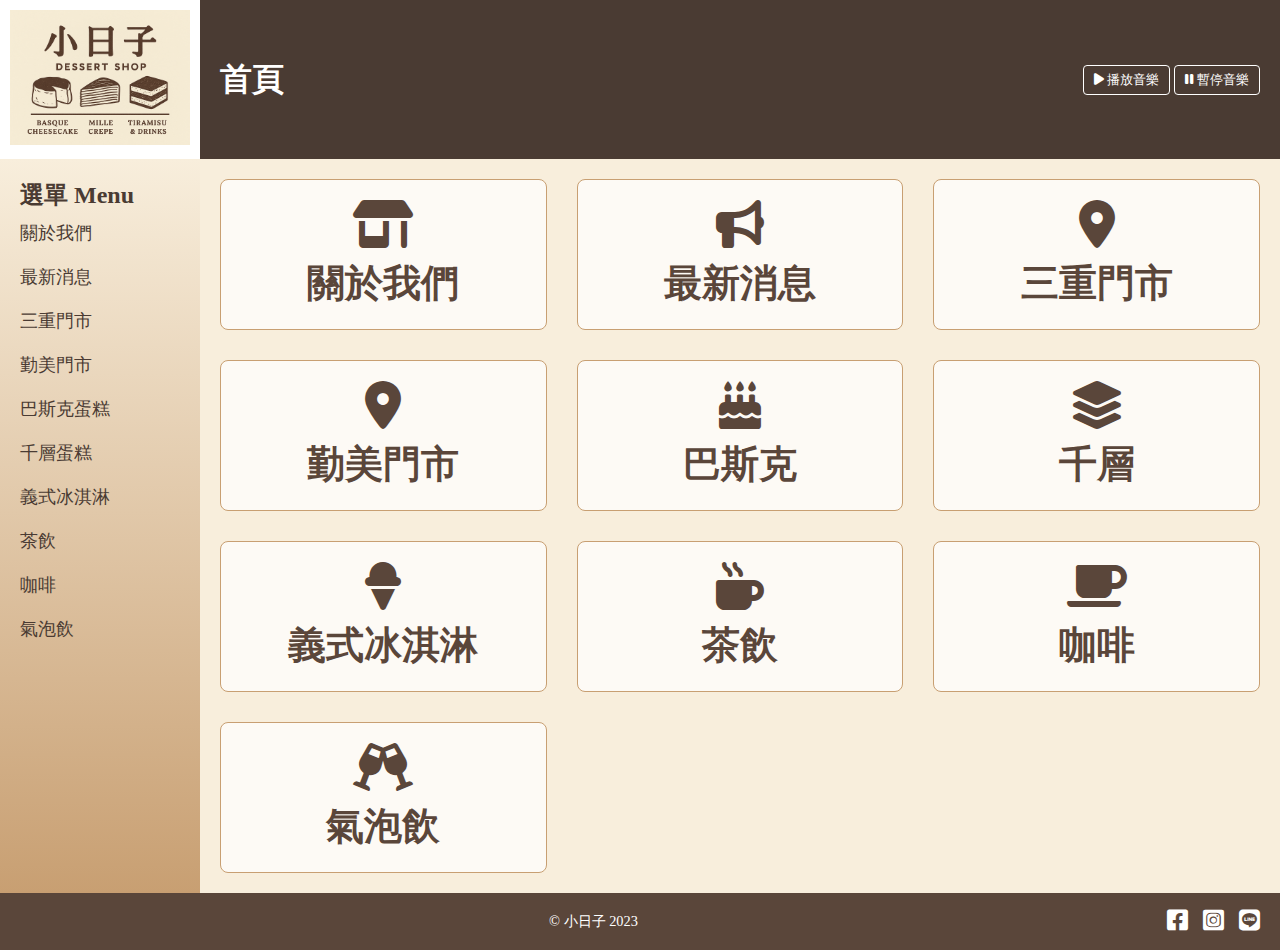
<file: index.html>
<!DOCTYPE html>
<html lang="zh-Hant">
<head>
    <meta charset="UTF-8">
    <meta name="viewport" content="width=device-width, initial-scale=1.0">
    <title>首頁 - 小日子</title>
    <link rel="stylesheet" href="style2.css">
    <link rel="stylesheet" href="https://cdnjs.cloudflare.com/ajax/libs/font-awesome/6.0.0-beta3/css/all.min.css">
</head>
<body>
    <div class="page-container" id="page-container">
        <div class="logo">
            <a href="index.html">
                <img src="media/Logo.jpg" alt="小日子 Logo">
            </a>
        </div>

        <header class="header">
            <h3 class="H3-text">首頁</h3>
            <div class="header-tools">
                <div class="music-player">
                    <audio id="web-music" src="music/webmusic.mp3" loop></audio>
                    <button onclick="document.getElementById('web-music').play()">
                        <i class="fas fa-play"></i> 播放音樂
                    </button>
                    <button onclick="document.getElementById('web-music').pause()">
                        <i class="fas fa-pause"></i> 暫停音樂
                    </button>
                </div>
            </div>
        </header>

        <aside class="aside">
            <div class="aside-content">
                <h2 class="H2-text aside-menu-title" id="aside-menu-title">選單 Menu</h2>
                <nav class="aside-menu">
                    <ul>
                        <li><a href="begin.html">關於我們</a></li>
                        <li><a href="news.html">最新消息</a></li>
                        <li><a href="Sanchongin.html">三重門市</a></li>
                        <li><a href="Qinmei.html">勤美門市</a></li>
                        <li><a href="Basque.html">巴斯克蛋糕</a></li>
                        <li><a href="Mille Crepe.html">千層蛋糕</a></li>
                        <li><a href="Gelato.html">義式冰淇淋</a></li>
                        <li><a href="Tea.html">茶飲</a></li>
                        <li><a href="coffee.html">咖啡</a></li>
                        <li><a href="Sparkling.html">氣泡飲</a></li>
                    </ul>
                </nav>
            </div>
        </aside>

        <main class="main main-index">
            <section class="index-grid">
                <div class="index-item">
                    <a href="begin.html">
                        <i class="fas fa-store-alt"></i>
                        <h5 class="H5-1-text">關於我們</h5>
                    </a>
                </div>
                <div class="index-item">
                    <a href="news.html">
                        <i class="fas fa-bullhorn"></i>
                        <h5 class="H5-1-text">最新消息</h5>
                    </a>
                </div>
                <div class="index-item">
                    <a href="Sanchongin.html">
                        <i class="fas fa-map-marker-alt"></i>
                        <h5 class="H5-1-text">三重門市</h5>
                    </a>
                </div>
                <div class="index-item">
                    <a href="Qinmei.html">
                        <i class="fas fa-map-marker-alt"></i>
                        <h5 class="H5-1-text">勤美門市</h5>
                    </a>
                </div>
                <div class="index-item">
                    <a href="Basque.html">
                        <i class="fas fa-cake-candles"></i>
                        <h5 class="H5-1-text">巴斯克</h5>
                    </a>
                </div>
                <div class="index-item">
                    <a href="Mille Crepe.html">
                        <i class="fas fa-layer-group"></i>
                        <h5 class="H5-1-text">千層</h5>
                    </a>
                </div>
                <div class="index-item">
                    <a href="Gelato.html">
                        <i class="fas fa-ice-cream"></i>
                        <h5 class="H5-1-text">義式冰淇淋</h5>
                    </a>
                </div>
                <div class="index-item">
                    <a href="Tea.html">
                        <i class="fas fa-mug-hot"></i>
                        <h5 class="H5-1-text">茶飲</h5>
                    </a>
                </div>
                <div class="index-item">
                    <a href="coffee.html">
                        <i class="fas fa-coffee"></i>
                        <h5 class="H5-1-text">咖啡</h5>
                    </a>
                </div>
                <div class="index-item">
                    <a href="Sparkling.html">
                        <i class="fas fa-glass-cheers"></i>
                        <h5 class="H5-1-text">氣泡飲</h5>
                    </a>
                </div>
            </section>
        </main>

        <footer class="footer">
            <div class="copyright">© 小日子 2023</div>
            <div class="social-links">
                <a href="https://www.facebook.com" target="_blank" title="Facebook">
                    <i class="fab fa-facebook-square"></i>
                </a>
                <a href="https://www.instagram.com" target="_blank" title="Instagram">
                    <i class="fab fa-instagram-square"></i>
                </a>
                <a href="https://line.me" target="_blank" title="Line">
                    <i class="fab fa-line"></i>
                </a>
            </div>
        </footer>
    </div>
<script>
    document.addEventListener('DOMContentLoaded', () => {
        // --- 1. Collapse/Expand Toggle (for Main Content) ---
        const toggles = document.querySelectorAll('.collapse-toggle');

        toggles.forEach(toggle => {
            // 找到緊跟在 toggle 後面的可收合內容區塊
            const content = toggle.nextElementSibling;
            
            toggle.addEventListener('click', () => {
                // 切換收合內容的 'collapsed' 類別
                content.classList.toggle('collapsed');
            });
        });

        // --- 2. Aside Menu Toggle (Aside 選單收合功能) ---
        const asideTitle = document.getElementById('aside-menu-title');
        const pageContainer = document.getElementById('page-container');

        if (asideTitle && pageContainer) {
            // 確認游標樣式
            asideTitle.style.cursor = 'pointer'; 
            
            asideTitle.addEventListener('click', () => {
                // 核心收合邏輯
                pageContainer.classList.toggle('aside-collapsed');
            });
        }
    });
</script>
</body>
</html>
</file>
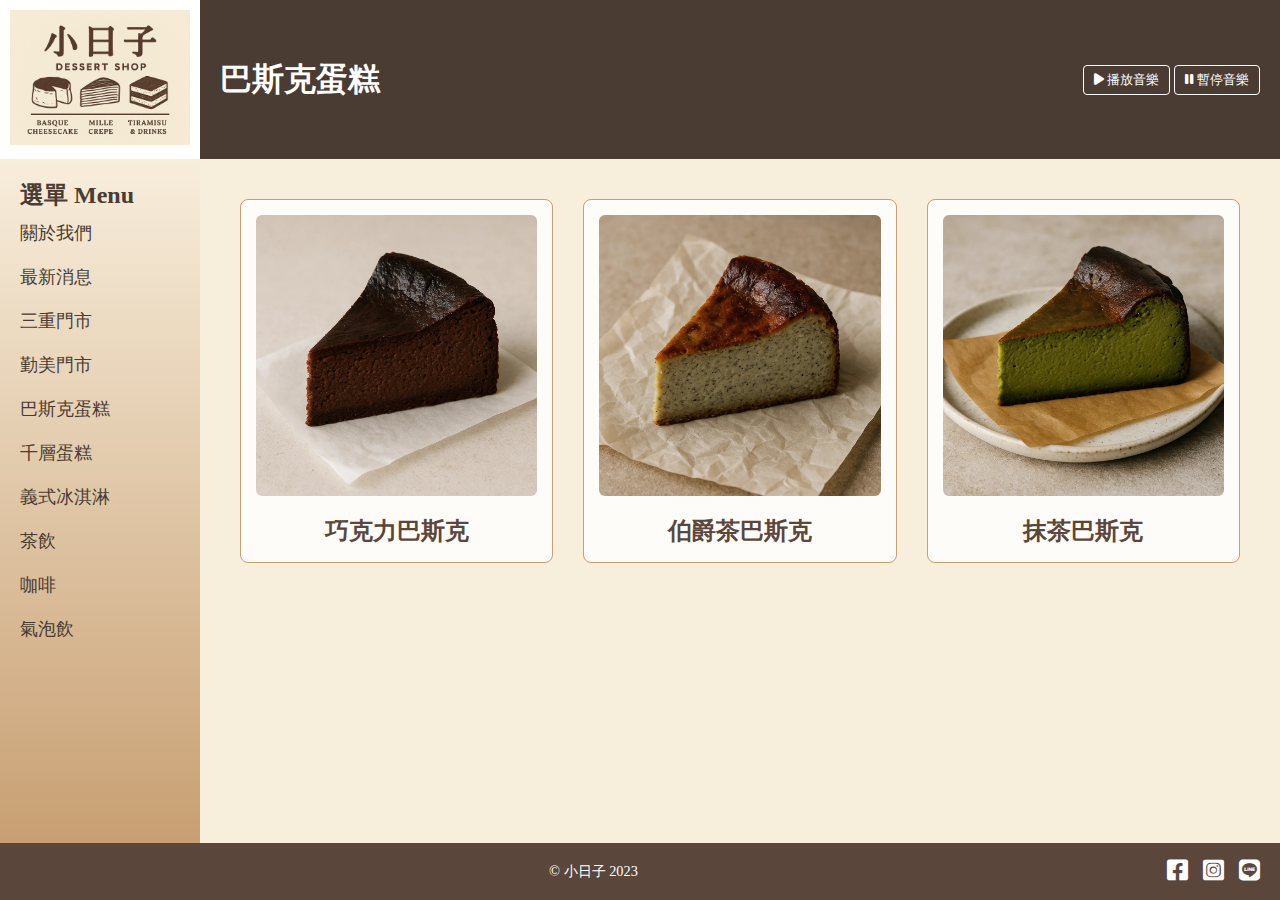
<file: Basque.html>
<!DOCTYPE html>
<html lang="zh-Hant">
<head>
    <meta charset="UTF-8">
    <meta name="viewport" content="width=device-width, initial-scale=1.0">
    <title>巴斯克蛋糕 - 小日子</title>
    <link rel="stylesheet" href="style2.css">
    <link rel="stylesheet" href="https://cdnjs.cloudflare.com/ajax/libs/font-awesome/6.0.0-beta3/css/all.min.css">
</head>
<body>
    <div class="page-container" id="page-container">
        <div class="logo">
            <a href="index.html">
                <img src="media/Logo.jpg" alt="小日子 Logo">
            </a>
        </div>

        <header class="header">
            <h3 class="H3-text">巴斯克蛋糕</h3>
            <div class="header-tools">
                <div class="music-player">
                    <audio id="web-music" src="music/webmusic.mp3" loop></audio>
                    <button onclick="document.getElementById('web-music').play()">
                        <i class="fas fa-play"></i> 播放音樂
                    </button>
                    <button onclick="document.getElementById('web-music').pause()">
                        <i class="fas fa-pause"></i> 暫停音樂
                    </button>
                </div>
            </div>
        </header>

        <aside class="aside">
            <div class="aside-content">
                <h2 class="H2-text aside-menu-title" id="aside-menu-title">選單 Menu</h2>
                <nav class="aside-menu">
                    <ul>
                        <li><a href="begin.html">關於我們</a></li>
                        <li><a href="news.html">最新消息</a></li>
                        <li><a href="Sanchongin.html">三重門市</a></li>
                        <li><a href="Qinmei.html">勤美門市</a></li>
                        <li><a href="Basque.html">巴斯克蛋糕</a></li>
                        <li><a href="Mille Crepe.html">千層蛋糕</a></li>
                        <li><a href="Gelato.html">義式冰淇淋</a></li>
                        <li><a href="Tea.html">茶飲</a></li>
                        <li><a href="coffee.html">咖啡</a></li>
                        <li><a href="Sparkling.html">氣泡飲</a></li>
                    </ul>
                </nav>
            </div>
        </aside>

        <main class="main">
            <div class="product-grid">
                
                <div class="product-item">
                    <img src="media/ChocolateBasque.jpg" alt="巧克力巴斯克">
                    <h5 class="H5-1-text">巧克力巴斯克</h5>
                </div>

                <div class="product-item">
                    <img src="media/EaelGreyBasque.jpg" alt="伯爵茶巴斯克">
                    <h5 class="H5-1-text">伯爵茶巴斯克</h5>
                </div>

                <div class="product-item">
                    <img src="media/MatchaBasque.jpg" alt="抹茶巴斯克">
                    <h5 class="H5-1-text">抹茶巴斯克</h5>
                </div>

            </div>
        </main>

        <footer class="footer">
            <div class="copyright">© 小日子 2023</div>
            <div class="social-links">
                <a href="https://www.facebook.com" target="_blank" title="Facebook">
                    <i class="fab fa-facebook-square"></i>
                </a>
                <a href="https://www.instagram.com" target="_blank" title="Instagram">
                    <i class="fab fa-instagram-square"></i>
                </a>
                <a href="https://line.me" target="_blank" title="Line">
                    <i class="fab fa-line"></i>
                </a>
            </div>
        </footer>
    </div>
<script>
    document.addEventListener('DOMContentLoaded', () => {
        // --- 1. Collapse/Expand Toggle (可收合內容的開關，如果您頁面有用到) ---
        const toggles = document.querySelectorAll('.collapse-toggle');

        toggles.forEach(toggle => {
            const content = toggle.nextElementSibling;
            
            toggle.addEventListener('click', () => {
                content.classList.toggle('collapsed');
            });
        });

        // --- 2. Aside Menu Toggle (側邊欄收合的關鍵程式碼) ---
        const asideTitle = document.getElementById('aside-menu-title');
        const pageContainer = document.getElementById('page-container');

        // 確保元素存在才執行監聽
        if (asideTitle && pageContainer) {
            asideTitle.style.cursor = 'pointer'; 
            
            asideTitle.addEventListener('click', () => {
                // 點擊時切換 aside-collapsed 類別
                pageContainer.classList.toggle('aside-collapsed');
            });
        }
    });
</script>
</body>
</html>
</file>
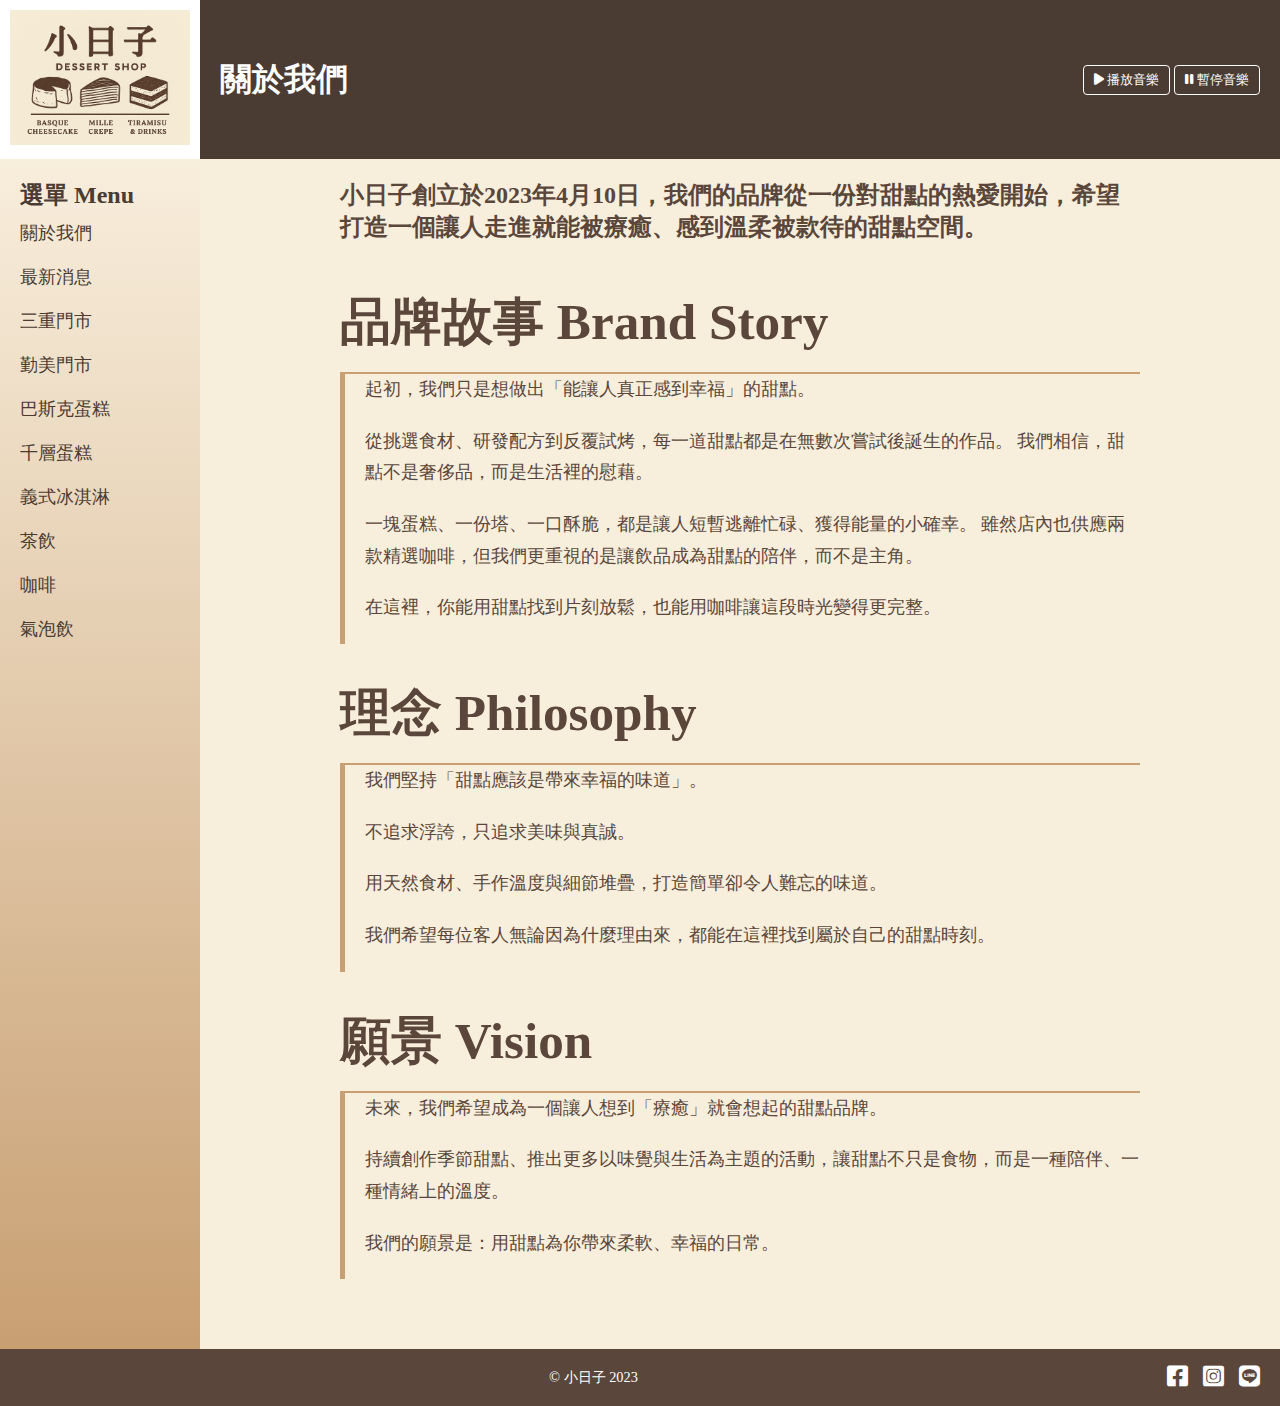
<file: begin.html>
<!DOCTYPE html>
<html lang="zh-Hant">
<head>
    <meta charset="UTF-8">
    <meta name="viewport" content="width=device-width, initial-scale=1.0">
    <title>關於我們 - 小日子</title>
    <link rel="stylesheet" href="style2.css">
    <link rel="stylesheet" href="https://cdnjs.cloudflare.com/ajax/libs/font-awesome/6.0.0-beta3/css/all.min.css">
</head>
<body>
    <div class="page-container" id="page-container">
        <div class="logo">
            <a href="index.html">
                <img src="media/Logo.jpg" alt="小日子 Logo">
            </a>
        </div>

        <header class="header">
            <h3 class="H3-text">關於我們</h3>
            <div class="header-tools">
                <div class="music-player">
                    <audio id="web-music" src="music/webmusic.mp3" loop></audio>
                    <button onclick="document.getElementById('web-music').play()">
                        <i class="fas fa-play"></i> 播放音樂
                    </button>
                    <button onclick="document.getElementById('web-music').pause()">
                        <i class="fas fa-pause"></i> 暫停音樂
                    </button>
                </div>
            </div>
        </header>

        <aside class="aside">
            <div class="aside-content">
                <h2 class="H2-text aside-menu-title" id="aside-menu-title">選單 Menu</h2>
                <nav class="aside-menu">
                    <ul>
                        <li><a href="begin.html">關於我們</a></li>
                        <li><a href="news.html">最新消息</a></li>
                        <li><a href="Sanchongin.html">三重門市</a></li>
                        <li><a href="Qinmei.html">勤美門市</a></li>
                        <li><a href="Basque.html">巴斯克蛋糕</a></li>
                        <li><a href="Mille Crepe.html">千層蛋糕</a></li>
                        <li><a href="Gelato.html">義式冰淇淋</a></li>
                        <li><a href="Tea.html">茶飲</a></li>
                        <li><a href="coffee.html">咖啡</a></li>
                        <li><a href="Sparkling.html">氣泡飲</a></li>
                    </ul>
                </nav>
            </div>
        </aside>

        <main class="main">
            <div class="about-content">
                <h5 class="H5-1-text intro">
                    小日子創立於2023年4月10日，我們的品牌從一份對甜點的熱愛開始，希望打造一個讓人走進就能被療癒、感到溫柔被款待的甜點空間。
                </h5>
                
                <h5 class="H5-2-text collapse-toggle">品牌故事 Brand Story</h5>
                <div class="collapsible-content">
                    <p>
                        起初，我們只是想做出「能讓人真正感到幸福」的甜點。
                    </p>
                    <p>
                        從挑選食材、研發配方到反覆試烤，每一道甜點都是在無數次嘗試後誕生的作品。 我們相信，甜點不是奢侈品，而是生活裡的慰藉。
                    </p>
                    <p>
                        一塊蛋糕、一份塔、一口酥脆，都是讓人短暫逃離忙碌、獲得能量的小確幸。 雖然店內也供應兩款精選咖啡，但我們更重視的是讓飲品成為甜點的陪伴，而不是主角。
                    </p>
                    <p>
                        在這裡，你能用甜點找到片刻放鬆，也能用咖啡讓這段時光變得更完整。
                    </p>
                </div>

                <h5 class="H5-2-text collapse-toggle">理念 Philosophy</h5>
                <div class="collapsible-content">
                    <p>
                        我們堅持「甜點應該是帶來幸福的味道」。
                    </p>
                    <p>
                        不追求浮誇，只追求美味與真誠。
                    </p>
                    <p>
                        用天然食材、手作溫度與細節堆疊，打造簡單卻令人難忘的味道。
                    </p>
                    <p>
                        我們希望每位客人無論因為什麼理由來，都能在這裡找到屬於自己的甜點時刻。
                    </p>
                </div>

                <h5 class="H5-2-text collapse-toggle">願景 Vision</h5>
                <div class="collapsible-content">
                    <p>
                        未來，我們希望成為一個讓人想到「療癒」就會想起的甜點品牌。
                    </p>
                    <p>
                        持續創作季節甜點、推出更多以味覺與生活為主題的活動，讓甜點不只是食物，而是一種陪伴、一種情緒上的溫度。
                    </p>
                    <p>
                        我們的願景是：用甜點為你帶來柔軟、幸福的日常。
                    </p>
                </div>
            </div>
        </main>

        <footer class="footer">
            <div class="copyright">© 小日子 2023</div>
            <div class="social-links">
                <a href="https://www.facebook.com" target="_blank" title="Facebook">
                    <i class="fab fa-facebook-square"></i>
                </a>
                <a href="https://www.instagram.com" target="_blank" title="Instagram">
                    <i class="fab fa-instagram-square"></i>
                </a>
                <a href="https://line.me" target="_blank" title="Line">
                    <i class="fab fa-line"></i>
                </a>
            </div>
        </footer>
    </div>
    <script>
    document.addEventListener('DOMContentLoaded', () => {
        // --- 1. Collapse/Expand Toggle (for Main Content: 關於我們, 最新消息) ---
        const toggles = document.querySelectorAll('.collapse-toggle');

        toggles.forEach(toggle => {
            const content = toggle.nextElementSibling;
            
            // 由於 CSS 預設是展開，這裡不再需要 content.classList.add('collapsed');
            
            toggle.addEventListener('click', () => {
                // 核心邏輯：切換 collapsed 類別
                content.classList.toggle('collapsed');
            });
        });

        // --- 2. Aside Menu Toggle (Aside 選單收合功能) ---
        const asideTitle = document.getElementById('aside-menu-title');
        const pageContainer = document.getElementById('page-container');

        if (asideTitle && pageContainer) {
            asideTitle.style.cursor = 'pointer'; 
            
            asideTitle.addEventListener('click', () => {
                pageContainer.classList.toggle('aside-collapsed');
            });
        }
    });
</script>
</body>
</html>
</file>
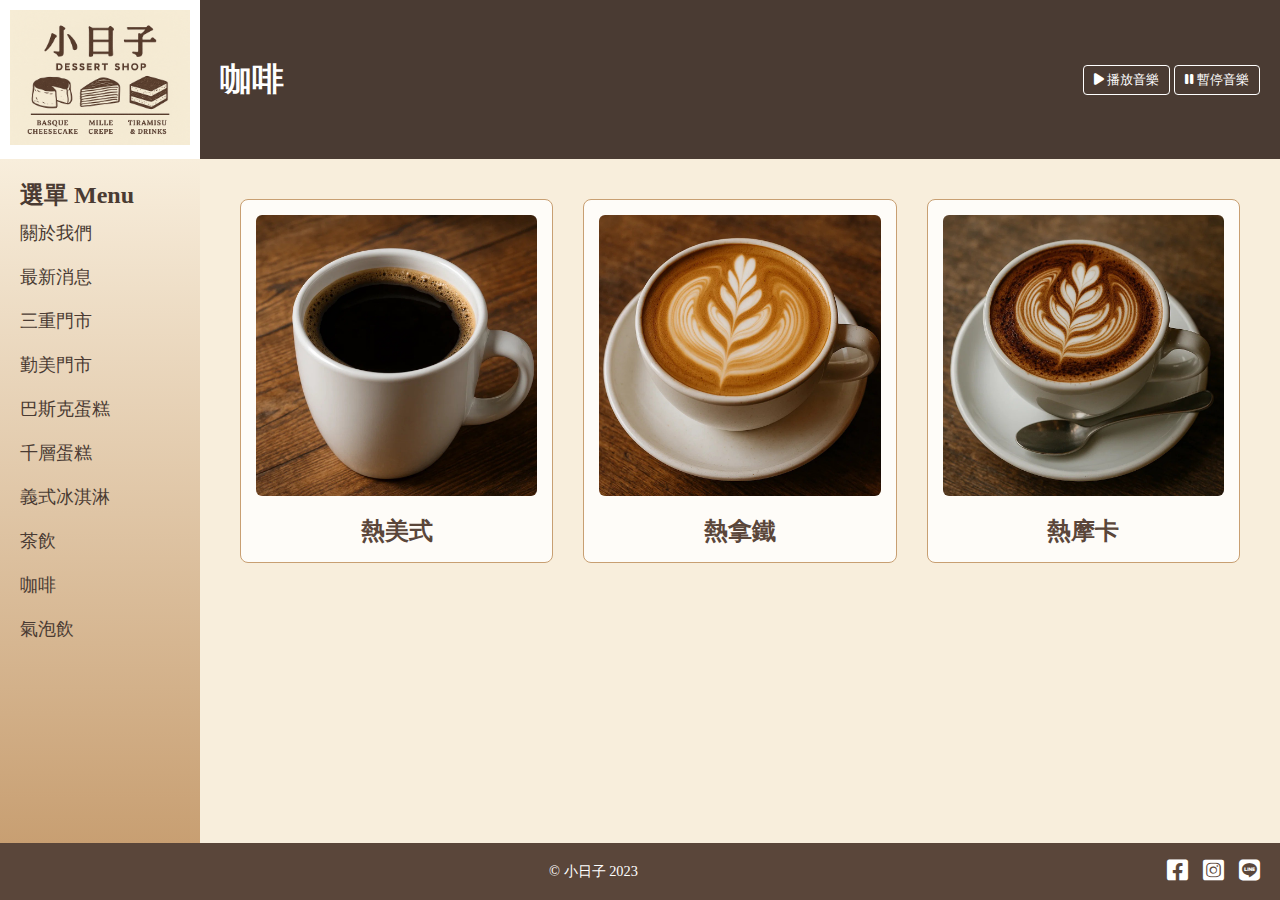
<file: coffee.html>
<!DOCTYPE html>
<html lang="zh-Hant">
<head>
    <meta charset="UTF-8">
    <meta name="viewport" content="width=device-width, initial-scale=1.0">
    <title>咖啡 - 小日子</title>
    <link rel="stylesheet" href="style2.css">
    <link rel="stylesheet" href="https://cdnjs.cloudflare.com/ajax/libs/font-awesome/6.0.0-beta3/css/all.min.css">
</head>
<body>
    <div class="page-container" id="page-container">
        <div class="logo">
            <a href="index.html">
                <img src="media/Logo.jpg" alt="小日子 Logo">
            </a>
        </div>

        <header class="header">
            <h3 class="H3-text">咖啡</h3>
            <div class="header-tools">
                <div class="music-player">
                    <audio id="web-music" src="music/webmusic.mp3" loop></audio>
                    <button onclick="document.getElementById('web-music').play()">
                        <i class="fas fa-play"></i> 播放音樂
                    </button>
                    <button onclick="document.getElementById('web-music').pause()">
                        <i class="fas fa-pause"></i> 暫停音樂
                    </button>
                </div>
            </div>
        </header>

        <aside class="aside">
            <div class="aside-content">
                <h2 class="H2-text aside-menu-title" id="aside-menu-title">選單 Menu</h2>
                <nav class="aside-menu">
                    <ul>
                        <li><a href="begin.html">關於我們</a></li>
                        <li><a href="news.html">最新消息</a></li>
                        <li><a href="Sanchongin.html">三重門市</a></li>
                        <li><a href="Qinmei.html">勤美門市</a></li>
                        <li><a href="Basque.html">巴斯克蛋糕</a></li>
                        <li><a href="Mille Crepe.html">千層蛋糕</a></li>
                        <li><a href="Gelato.html">義式冰淇淋</a></li>
                        <li><a href="Tea.html">茶飲</a></li>
                        <li><a href="coffee.html">咖啡</a></li>
                        <li><a href="Sparkling.html">氣泡飲</a></li>
                    </ul>
                </nav>
            </div>
        </aside>

        <main class="main">
            <div class="product-grid">
                
                <div class="product-item">
                    <img src="media/Americano.jpg" alt="熱美式">
                    <h5 class="H5-1-text">熱美式</h5>
                </div>

                <div class="product-item">
                    <img src="media/latte.jpg" alt="熱拿鐵">
                    <h5 class="H5-1-text">熱拿鐵</h5>
                </div>

                <div class="product-item">
                    <img src="media/moca.jpg" alt="熱摩卡">
                    <h5 class="H5-1-text">熱摩卡</h5>
                </div>

            </div>
        </main>

        <footer class="footer">
            <div class="copyright">© 小日子 2023</div>
            <div class="social-links">
                <a href="https://www.facebook.com" target="_blank" title="Facebook">
                    <i class="fab fa-facebook-square"></i>
                </a>
                <a href="https://www.instagram.com" target="_blank" title="Instagram">
                    <i class="fab fa-instagram-square"></i>
                </a>
                <a href="https://line.me" target="_blank" title="Line">
                    <i class="fab fa-line"></i>
                </a>
            </div>
        </footer>
    </div>
<script>
    document.addEventListener('DOMContentLoaded', () => {
        // --- 1. Collapse/Expand Toggle (可收合內容的開關，如果您頁面有用到) ---
        const toggles = document.querySelectorAll('.collapse-toggle');

        toggles.forEach(toggle => {
            const content = toggle.nextElementSibling;
            
            toggle.addEventListener('click', () => {
                content.classList.toggle('collapsed');
            });
        });

        // --- 2. Aside Menu Toggle (側邊欄收合的關鍵程式碼) ---
        const asideTitle = document.getElementById('aside-menu-title');
        const pageContainer = document.getElementById('page-container');

        // 確保元素存在才執行監聽
        if (asideTitle && pageContainer) {
            asideTitle.style.cursor = 'pointer'; 
            
            asideTitle.addEventListener('click', () => {
                // 點擊時切換 aside-collapsed 類別
                pageContainer.classList.toggle('aside-collapsed');
            });
        }
    });
</script>
</body>
</html>
</file>
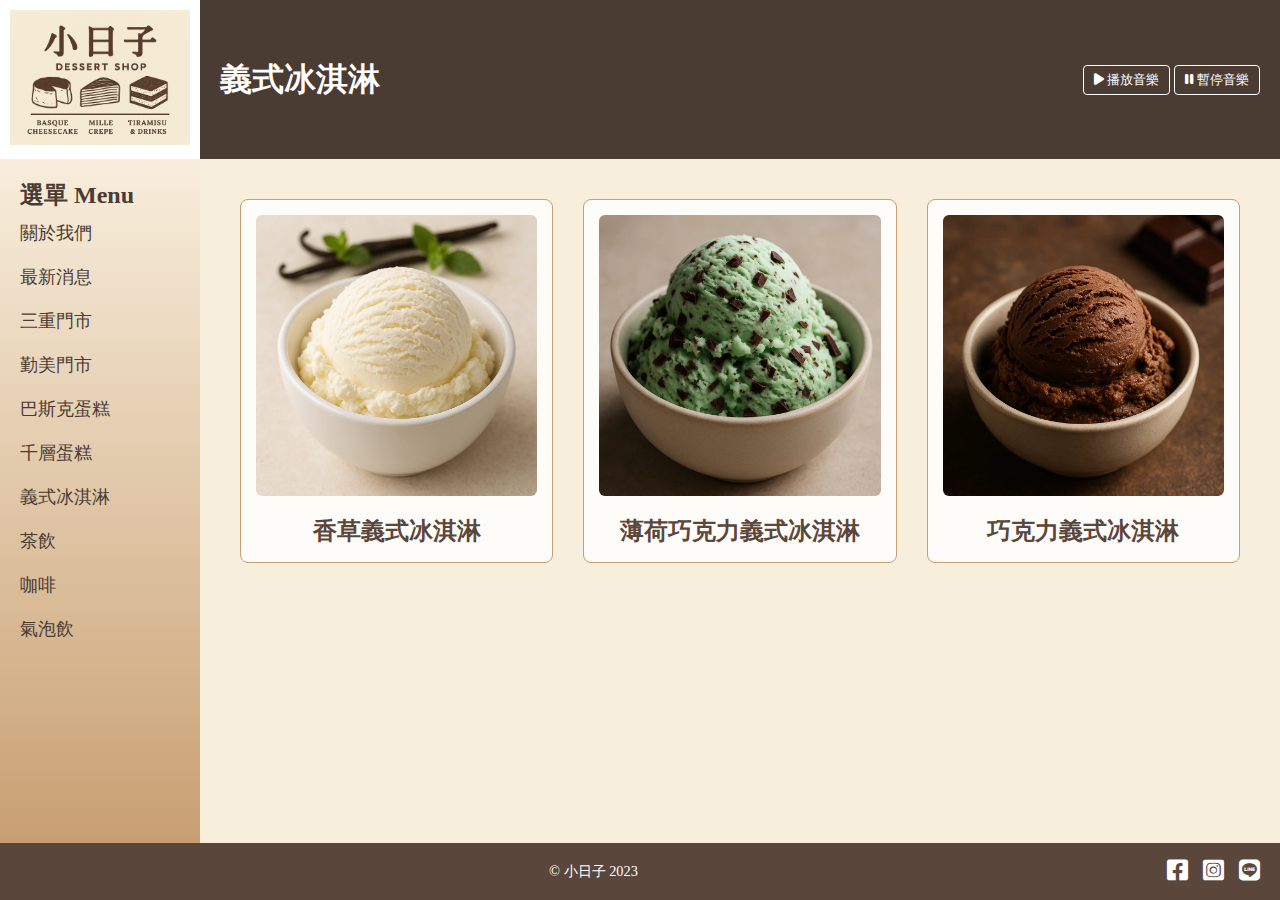
<file: Gelato.html>
<!DOCTYPE html>
<html lang="zh-Hant">
<head>
    <meta charset="UTF-8">
    <meta name="viewport" content="width=device-width, initial-scale=1.0">
    <title>義式冰淇淋 - 小日子</title>
    <link rel="stylesheet" href="style2.css">
    <link rel="stylesheet" href="https://cdnjs.cloudflare.com/ajax/libs/font-awesome/6.0.0-beta3/css/all.min.css">
</head>
<body>
    <div class="page-container" id="page-container">
        <div class="logo">
            <a href="index.html">
                <img src="media/Logo.jpg" alt="小日子 Logo">
            </a>
        </div>

        <header class="header">
            <h3 class="H3-text">義式冰淇淋</h3>
            <div class="header-tools">
                <div class="music-player">
                    <audio id="web-music" src="music/webmusic.mp3" loop></audio>
                    <button onclick="document.getElementById('web-music').play()">
                        <i class="fas fa-play"></i> 播放音樂
                    </button>
                    <button onclick="document.getElementById('web-music').pause()">
                        <i class="fas fa-pause"></i> 暫停音樂
                    </button>
                </div>
            </div>
        </header>

        <aside class="aside">
            <div class="aside-content">
                <h2 class="H2-text aside-menu-title" id="aside-menu-title">選單 Menu</h2>
                <nav class="aside-menu">
                    <ul>
                        <li><a href="begin.html">關於我們</a></li>
                        <li><a href="news.html">最新消息</a></li>
                        <li><a href="Sanchongin.html">三重門市</a></li>
                        <li><a href="Qinmei.html">勤美門市</a></li>
                        <li><a href="Basque.html">巴斯克蛋糕</a></li>
                        <li><a href="Mille Crepe.html">千層蛋糕</a></li>
                        <li><a href="Gelato.html">義式冰淇淋</a></li>
                        <li><a href="Tea.html">茶飲</a></li>
                        <li><a href="coffee.html">咖啡</a></li>
                        <li><a href="Sparkling.html">氣泡飲</a></li>
                    </ul>
                </nav>
            </div>
        </aside>

        <main class="main">
            <div class="product-grid">
                
                <div class="product-item">
                    <img src="media/VanillaIce.jpg" alt="香草義式冰淇淋">
                    <h5 class="H5-1-text">香草義式冰淇淋</h5>
                </div>

                <div class="product-item">
                    <img src="media/MintIce.jpg" alt="薄荷巧克力義式冰淇淋">
                    <h5 class="H5-1-text">薄荷巧克力義式冰淇淋</h5>
                </div>

                <div class="product-item">
                    <img src="media/chocolateice.jpg" alt="巧克力義式冰淇淋">
                    <h5 class="H5-1-text">巧克力義式冰淇淋</h5>
                </div>

            </div>
        </main>

        <footer class="footer">
            <div class="copyright">© 小日子 2023</div>
            <div class="social-links">
                <a href="https://www.facebook.com" target="_blank" title="Facebook">
                    <i class="fab fa-facebook-square"></i>
                </a>
                <a href="https://www.instagram.com" target="_blank" title="Instagram">
                    <i class="fab fa-instagram-square"></i>
                </a>
                <a href="https://line.me" target="_blank" title="Line">
                    <i class="fab fa-line"></i>
                </a>
            </div>
        </footer>
    </div>
<script>
    document.addEventListener('DOMContentLoaded', () => {
        // --- 1. Collapse/Expand Toggle (可收合內容的開關，如果您頁面有用到) ---
        const toggles = document.querySelectorAll('.collapse-toggle');

        toggles.forEach(toggle => {
            const content = toggle.nextElementSibling;
            
            toggle.addEventListener('click', () => {
                content.classList.toggle('collapsed');
            });
        });

        // --- 2. Aside Menu Toggle (側邊欄收合的關鍵程式碼) ---
        const asideTitle = document.getElementById('aside-menu-title');
        const pageContainer = document.getElementById('page-container');

        // 確保元素存在才執行監聽
        if (asideTitle && pageContainer) {
            asideTitle.style.cursor = 'pointer'; 
            
            asideTitle.addEventListener('click', () => {
                // 點擊時切換 aside-collapsed 類別
                pageContainer.classList.toggle('aside-collapsed');
            });
        }
    });
</script>
</body>
</html>
</file>
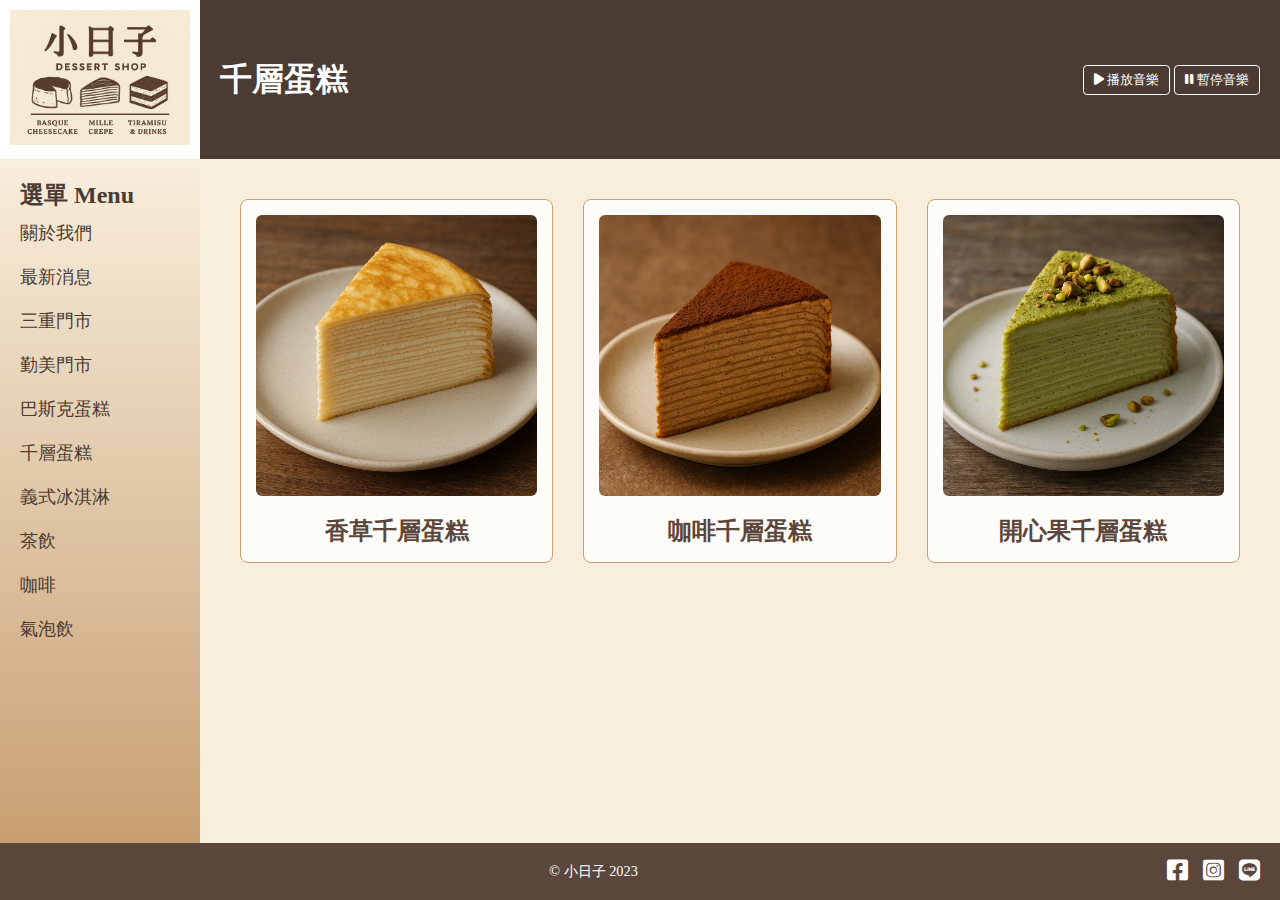
<file: Mille Crepe.html>
<!DOCTYPE html>
<html lang="zh-Hant">
<head>
    <meta charset="UTF-8">
    <meta name="viewport" content="width=device-width, initial-scale=1.0">
    <title>千層蛋糕 - 小日子</title>
    <link rel="stylesheet" href="style2.css">
    <link rel="stylesheet" href="https://cdnjs.cloudflare.com/ajax/libs/font-awesome/6.0.0-beta3/css/all.min.css">
</head>
<body>
    <div class="page-container" id="page-container">
        <div class="logo">
            <a href="index.html">
                <img src="media/Logo.jpg" alt="小日子 Logo">
            </a>
        </div>

        <header class="header">
            <h3 class="H3-text">千層蛋糕</h3>
            <div class="header-tools">
                <div class="music-player">
                    <audio id="web-music" src="music/webmusic.mp3" loop></audio>
                    <button onclick="document.getElementById('web-music').play()">
                        <i class="fas fa-play"></i> 播放音樂
                    </button>
                    <button onclick="document.getElementById('web-music').pause()">
                        <i class="fas fa-pause"></i> 暫停音樂
                    </button>
                </div>
            </div>
        </header>

        <aside class="aside">
            <div class="aside-content">
                <h2 class="H2-text aside-menu-title" id="aside-menu-title">選單 Menu</h2>
                <nav class="aside-menu">
                    <ul>
                        <li><a href="begin.html">關於我們</a></li>
                        <li><a href="news.html">最新消息</a></li>
                        <li><a href="Sanchongin.html">三重門市</a></li>
                        <li><a href="Qinmei.html">勤美門市</a></li>
                        <li><a href="Basque.html">巴斯克蛋糕</a></li>
                        <li><a href="Mille Crepe.html">千層蛋糕</a></li>
                        <li><a href="Gelato.html">義式冰淇淋</a></li>
                        <li><a href="Tea.html">茶飲</a></li>
                        <li><a href="coffee.html">咖啡</a></li>
                        <li><a href="Sparkling.html">氣泡飲</a></li>
                    </ul>
                </nav>
            </div>
        </aside>

        <main class="main">
            <div class="product-grid">
                
                <div class="product-item">
                    <img src="media/VanillaMilleCrepe.jpg" alt="香草千層蛋糕">
                    <h5 class="H5-1-text">香草千層蛋糕</h5>
                </div>

                <div class="product-item">
                    <img src="media/CoffeeMilleCrepe.jpg" alt="咖啡千層蛋糕">
                    <h5 class="H5-1-text">咖啡千層蛋糕</h5>
                </div>

                <div class="product-item">
                    <img src="media/PistachioMilleCrepe.jpg" alt="開心果千層蛋糕">
                    <h5 class="H5-1-text">開心果千層蛋糕</h5>
                </div>

            </div>
        </main>

        <footer class="footer">
            <div class="copyright">© 小日子 2023</div>
            <div class="social-links">
                <a href="https://www.facebook.com" target="_blank" title="Facebook">
                    <i class="fab fa-facebook-square"></i>
                </a>
                <a href="https://www.instagram.com" target="_blank" title="Instagram">
                    <i class="fab fa-instagram-square"></i>
                </a>
                <a href="https://line.me" target="_blank" title="Line">
                    <i class="fab fa-line"></i>
                </a>
            </div>
        </footer>
    </div>
<script>
    document.addEventListener('DOMContentLoaded', () => {
        // --- 1. Collapse/Expand Toggle (可收合內容的開關，如果您頁面有用到) ---
        const toggles = document.querySelectorAll('.collapse-toggle');

        toggles.forEach(toggle => {
            const content = toggle.nextElementSibling;
            
            toggle.addEventListener('click', () => {
                content.classList.toggle('collapsed');
            });
        });

        // --- 2. Aside Menu Toggle (側邊欄收合的關鍵程式碼) ---
        const asideTitle = document.getElementById('aside-menu-title');
        const pageContainer = document.getElementById('page-container');

        // 確保元素存在才執行監聽
        if (asideTitle && pageContainer) {
            asideTitle.style.cursor = 'pointer'; 
            
            asideTitle.addEventListener('click', () => {
                // 點擊時切換 aside-collapsed 類別
                pageContainer.classList.toggle('aside-collapsed');
            });
        }
    });
</script>
</body>
</html>
</file>
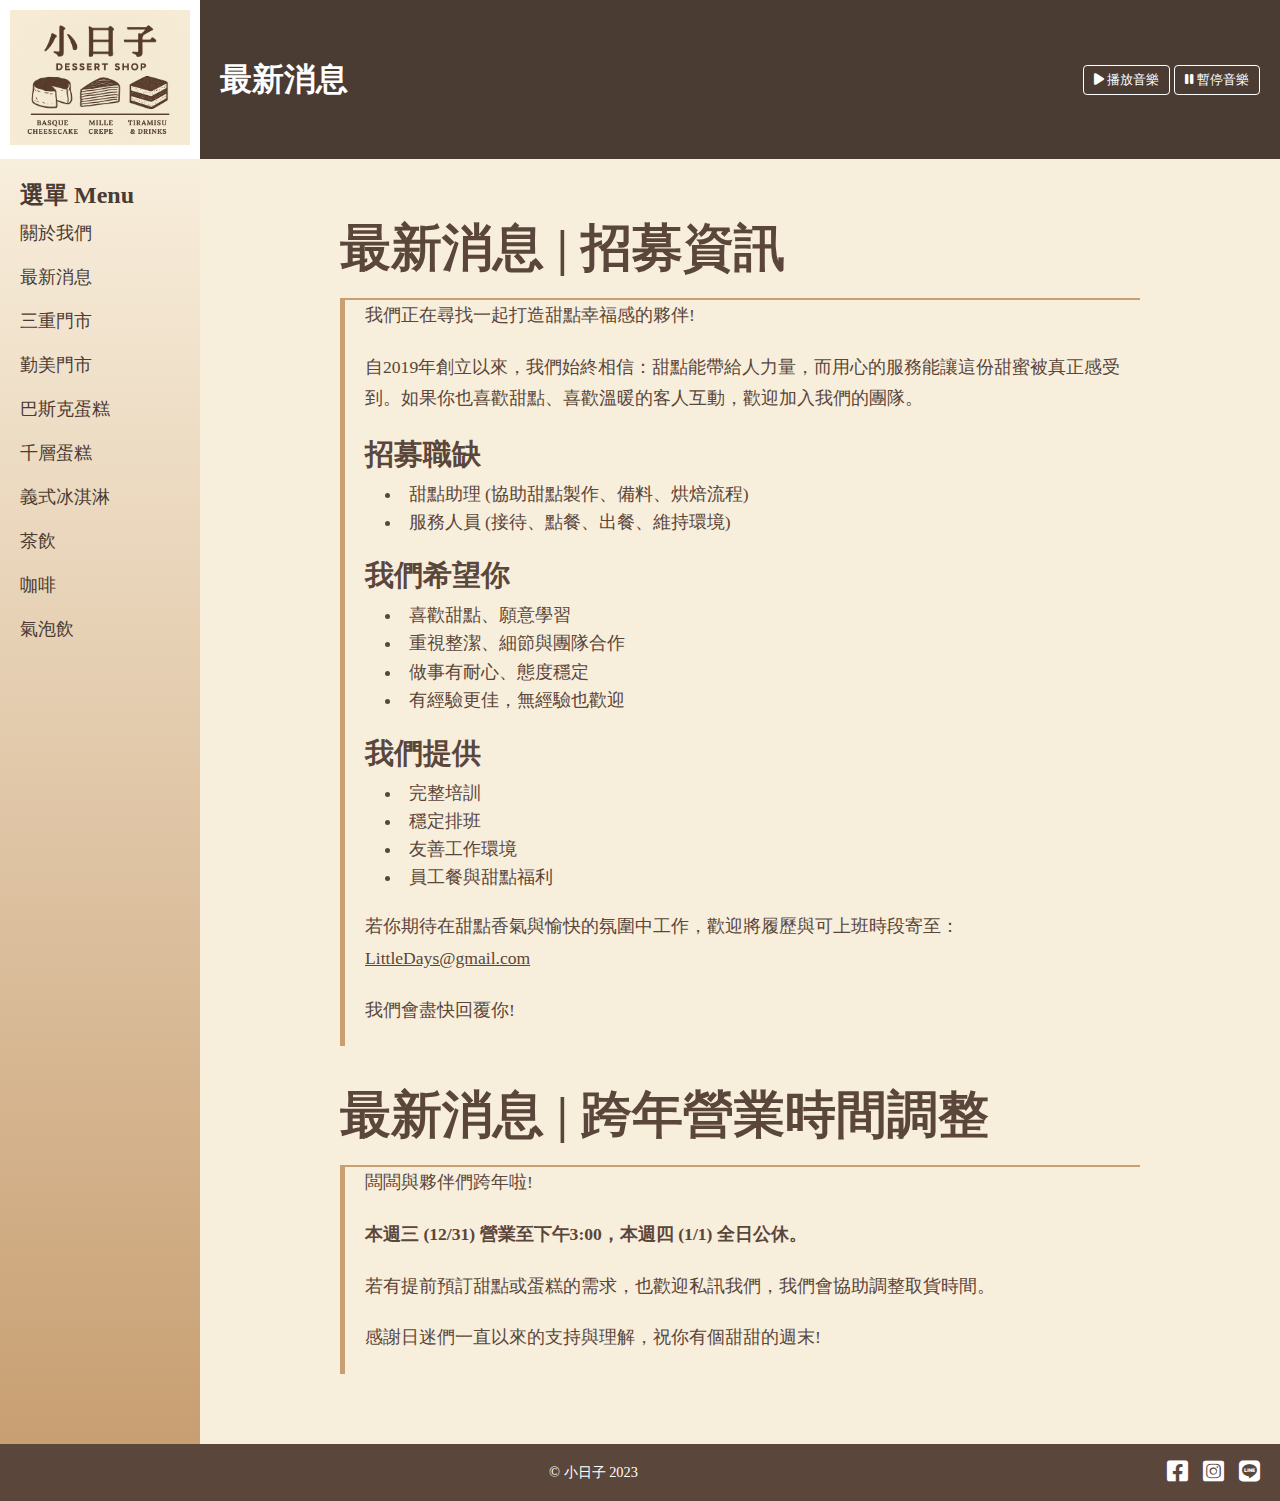
<file: news.html>
<!DOCTYPE html>
<html lang="zh-Hant">
<head>
    <meta charset="UTF-8">
    <meta name="viewport" content="width=device-width, initial-scale=1.0">
    <title>最新消息 - 小日子</title>
    <link rel="stylesheet" href="style2.css">
    <link rel="stylesheet" href="https://cdnjs.cloudflare.com/ajax/libs/font-awesome/6.0.0-beta3/css/all.min.css">
</head>
<body>
    <div class="page-container" id="page-container">
        <div class="logo">
            <a href="index.html">
                <img src="media/Logo.jpg" alt="小日子 Logo">
            </a>
        </div>

        <header class="header">
            <h3 class="H3-text">最新消息</h3>
            <div class="header-tools">
                <div class="music-player">
                    <audio id="web-music" src="music/webmusic.mp3" loop></audio>
                    <button onclick="document.getElementById('web-music').play()">
                        <i class="fas fa-play"></i> 播放音樂
                    </button>
                    <button onclick="document.getElementById('web-music').pause()">
                        <i class="fas fa-pause"></i> 暫停音樂
                    </button>
                </div>
            </div>
        </header>

        <aside class="aside">
            <div class="aside-content">
                <h2 class="H2-text aside-menu-title" id="aside-menu-title">選單 Menu</h2>
                <nav class="aside-menu">
                    <ul>
                        <li><a href="begin.html">關於我們</a></li>
                        <li><a href="news.html">最新消息</a></li>
                        <li><a href="Sanchongin.html">三重門市</a></li>
                        <li><a href="Qinmei.html">勤美門市</a></li>
                        <li><a href="Basque.html">巴斯克蛋糕</a></li>
                        <li><a href="Mille Crepe.html">千層蛋糕</a></li>
                        <li><a href="Gelato.html">義式冰淇淋</a></li>
                        <li><a href="Tea.html">茶飲</a></li>
                        <li><a href="coffee.html">咖啡</a></li>
                        <li><a href="Sparkling.html">氣泡飲</a></li>
                    </ul>
                </nav>
            </div>
        </aside>

        <main class="main">
            <div class="about-content">
                
                <h5 class="H5-2-text collapse-toggle">最新消息 | 招募資訊</h5>
                <div class="collapsible-content">
                    <p>
                        我們正在尋找一起打造甜點幸福感的夥伴!
                    </p>
                    <p>
                        自2019年創立以來，我們始終相信：甜點能帶給人力量，而用心的服務能讓這份甜蜜被真正感受到。如果你也喜歡甜點、喜歡溫暖的客人互動，歡迎加入我們的團隊。
                    </p>
                    <div class="news-inner-heading">招募職缺</div>
                    <ul>
                        <li>甜點助理 (協助甜點製作、備料、烘焙流程)</li>
                        <li>服務人員 (接待、點餐、出餐、維持環境)</li>
                    </ul>
                    <div class="news-inner-heading">我們希望你</div>
                    <ul>
                        <li>喜歡甜點、願意學習</li>
                        <li>重視整潔、細節與團隊合作</li>
                        <li>做事有耐心、態度穩定</li>
                        <li>有經驗更佳，無經驗也歡迎</li>
                    </ul>
                     <div class="news-inner-heading">我們提供</div>
                    <ul>
                        <li>完整培訓</li>
                        <li>穩定排班</li>
                        <li>友善工作環境</li>
                        <li>員工餐與甜點福利</li>
                    </ul>
                    <p>
                        若你期待在甜點香氣與愉快的氛圍中工作，歡迎將履歷與可上班時段寄至：<br>
                        <a href="mailto:LittleDays@gmail.com" style="color: #5A463A;">LittleDays@gmail.com</a>
                    </p>
                    <p>
                        我們會盡快回覆你!
                    </p>
                </div>
                
                <h5 class="H5-2-text collapse-toggle">最新消息 | 跨年營業時間調整</h5>
                <div class="collapsible-content">
                    <p>
                        闆闆與夥伴們跨年啦!
                    </p>
                    <p style="font-weight: bold;">
                        本週三 (12/31) 營業至下午3:00，本週四 (1/1) 全日公休。
                    </p>
                    <p>
                        若有提前預訂甜點或蛋糕的需求，也歡迎私訊我們，我們會協助調整取貨時間。
                    </p>
                    <p>
                        感謝日迷們一直以來的支持與理解，祝你有個甜甜的週末!
                    </p>
                </div>
                
            </div>
        </main>

        <footer class="footer">
            <div class="copyright">© 小日子 2023</div>
            <div class="social-links">
                <a href="https://www.facebook.com" target="_blank" title="Facebook">
                    <i class="fab fa-facebook-square"></i>
                </a>
                <a href="https://www.instagram.com" target="_blank" title="Instagram">
                    <i class="fab fa-instagram-square"></i>
                </a>
                <a href="https://line.me" target="_blank" title="Line">
                    <i class="fab fa-line"></i>
                </a>
            </div>
        </footer>
    </div>
<script>
    document.addEventListener('DOMContentLoaded', () => {
        // --- 1. Collapse/Expand Toggle (for Main Content: 關於我們, 最新消息) ---
        const toggles = document.querySelectorAll('.collapse-toggle');

        toggles.forEach(toggle => {
            const content = toggle.nextElementSibling;
            
            // 由於 CSS 預設是展開，這裡不再需要 content.classList.add('collapsed');
            
            toggle.addEventListener('click', () => {
                // 核心邏輯：切換 collapsed 類別
                content.classList.toggle('collapsed');
            });
        });

        // --- 2. Aside Menu Toggle (Aside 選單收合功能) ---
        const asideTitle = document.getElementById('aside-menu-title');
        const pageContainer = document.getElementById('page-container');

        if (asideTitle && pageContainer) {
            asideTitle.style.cursor = 'pointer'; 
            
            asideTitle.addEventListener('click', () => {
                pageContainer.classList.toggle('aside-collapsed');
            });
        }
    });
</script>
</body>
</html>
</file>
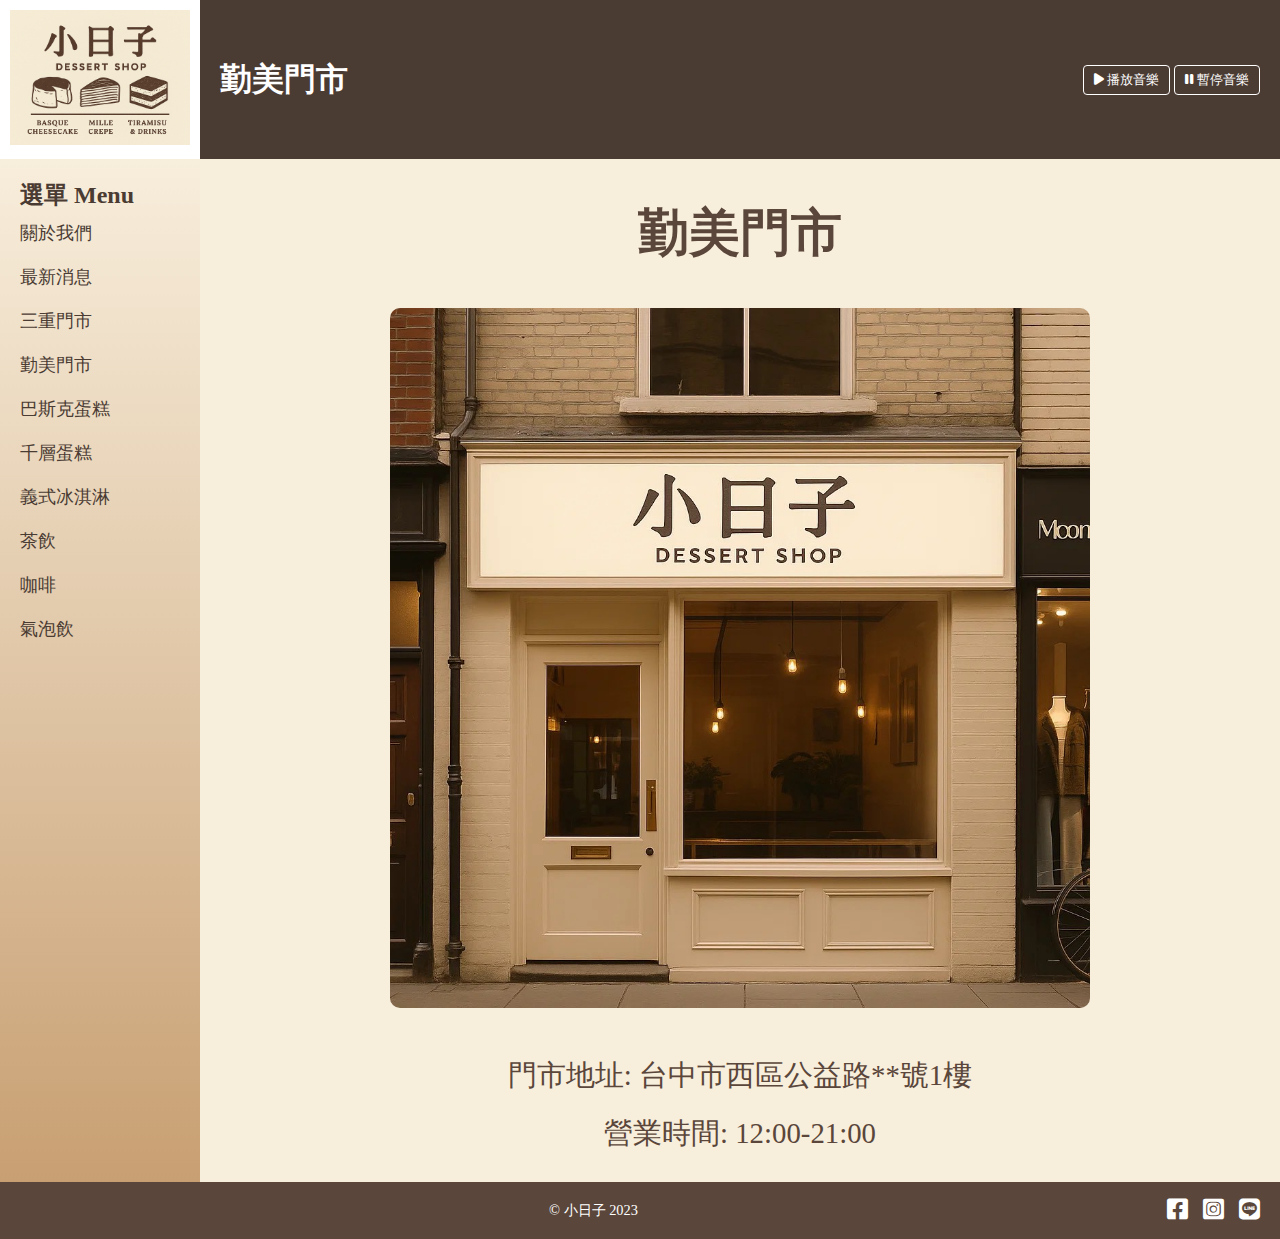
<file: Qinmei.html>
<!DOCTYPE html>
<html lang="zh-Hant">
<head>
    <meta charset="UTF-8">
    <meta name="viewport" content="width=device-width, initial-scale=1.0">
    <title>勤美門市 - 小日子</title>
    <link rel="stylesheet" href="style2.css">
    <link rel="stylesheet" href="https://cdnjs.cloudflare.com/ajax/libs/font-awesome/6.0.0-beta3/css/all.min.css">
</head>
<body>
    <div class="page-container" id="page-container">
        <div class="logo">
            <a href="index.html">
                <img src="media/Logo.jpg" alt="小日子 Logo">
            </a>
        </div>

        <header class="header">
            <h3 class="H3-text">勤美門市</h3>
            <div class="header-tools">
                <div class="music-player">
                    <audio id="web-music" src="music/webmusic.mp3" loop></audio>
                    <button onclick="document.getElementById('web-music').play()">
                        <i class="fas fa-play"></i> 播放音樂
                    </button>
                    <button onclick="document.getElementById('web-music').pause()">
                        <i class="fas fa-pause"></i> 暫停音樂
                    </button>
                </div>
            </div>
        </header>

        <aside class="aside">
            <div class="aside-content">
                <h2 class="H2-text aside-menu-title" id="aside-menu-title">選單 Menu</h2>
                <nav class="aside-menu">
                    <ul>
                        <li><a href="begin.html">關於我們</a></li>
                        <li><a href="news.html">最新消息</a></li>
                        <li><a href="Sanchongin.html">三重門市</a></li>
                        <li><a href="Qinmei.html">勤美門市</a></li>
                        <li><a href="Basque.html">巴斯克蛋糕</a></li>
                        <li><a href="Mille Crepe.html">千層蛋糕</a></li>
                        <li><a href="Gelato.html">義式冰淇淋</a></li>
                        <li><a href="Tea.html">茶飲</a></li>
                        <li><a href="coffee.html">咖啡</a></li>
                        <li><a href="Sparkling.html">氣泡飲</a></li>
                    </ul>
                </nav>
            </div>
        </aside>

        <main class="main">
            <div class="store-container">
                <h5 class="H5-1-text">勤美門市</h5>
                
                <img src="media/Qinmei.jpg" alt="勤美門市照片">

                <p class="H5-2-text-info">
                    門市地址: 台中市西區公益路**號1樓<br>
                    營業時間: 12:00-21:00
                </p>
            </div>
        </main>

        <footer class="footer">
            <div class="copyright">© 小日子 2023</div>
            <div class="social-links">
                <a href="https://www.facebook.com" target="_blank" title="Facebook">
                    <i class="fab fa-facebook-square"></i>
                </a>
                <a href="https://www.instagram.com" target="_blank" title="Instagram">
                    <i class="fab fa-instagram-square"></i>
                </a>
                <a href="https://line.me" target="_blank" title="Line">
                    <i class="fab fa-line"></i>
                </a>
            </div>
        </footer>
    </div>
<script>
    document.addEventListener('DOMContentLoaded', () => {
        // --- 1. Collapse/Expand Toggle (可收合內容的開關，如果您頁面有用到) ---
        const toggles = document.querySelectorAll('.collapse-toggle');

        toggles.forEach(toggle => {
            const content = toggle.nextElementSibling;
            
            toggle.addEventListener('click', () => {
                content.classList.toggle('collapsed');
            });
        });

        // --- 2. Aside Menu Toggle (側邊欄收合的關鍵程式碼) ---
        const asideTitle = document.getElementById('aside-menu-title');
        const pageContainer = document.getElementById('page-container');

        // 確保元素存在才執行監聽
        if (asideTitle && pageContainer) {
            asideTitle.style.cursor = 'pointer'; 
            
            asideTitle.addEventListener('click', () => {
                // 點擊時切換 aside-collapsed 類別
                pageContainer.classList.toggle('aside-collapsed');
            });
        }
    });
</script>
</body>
</html>
</file>
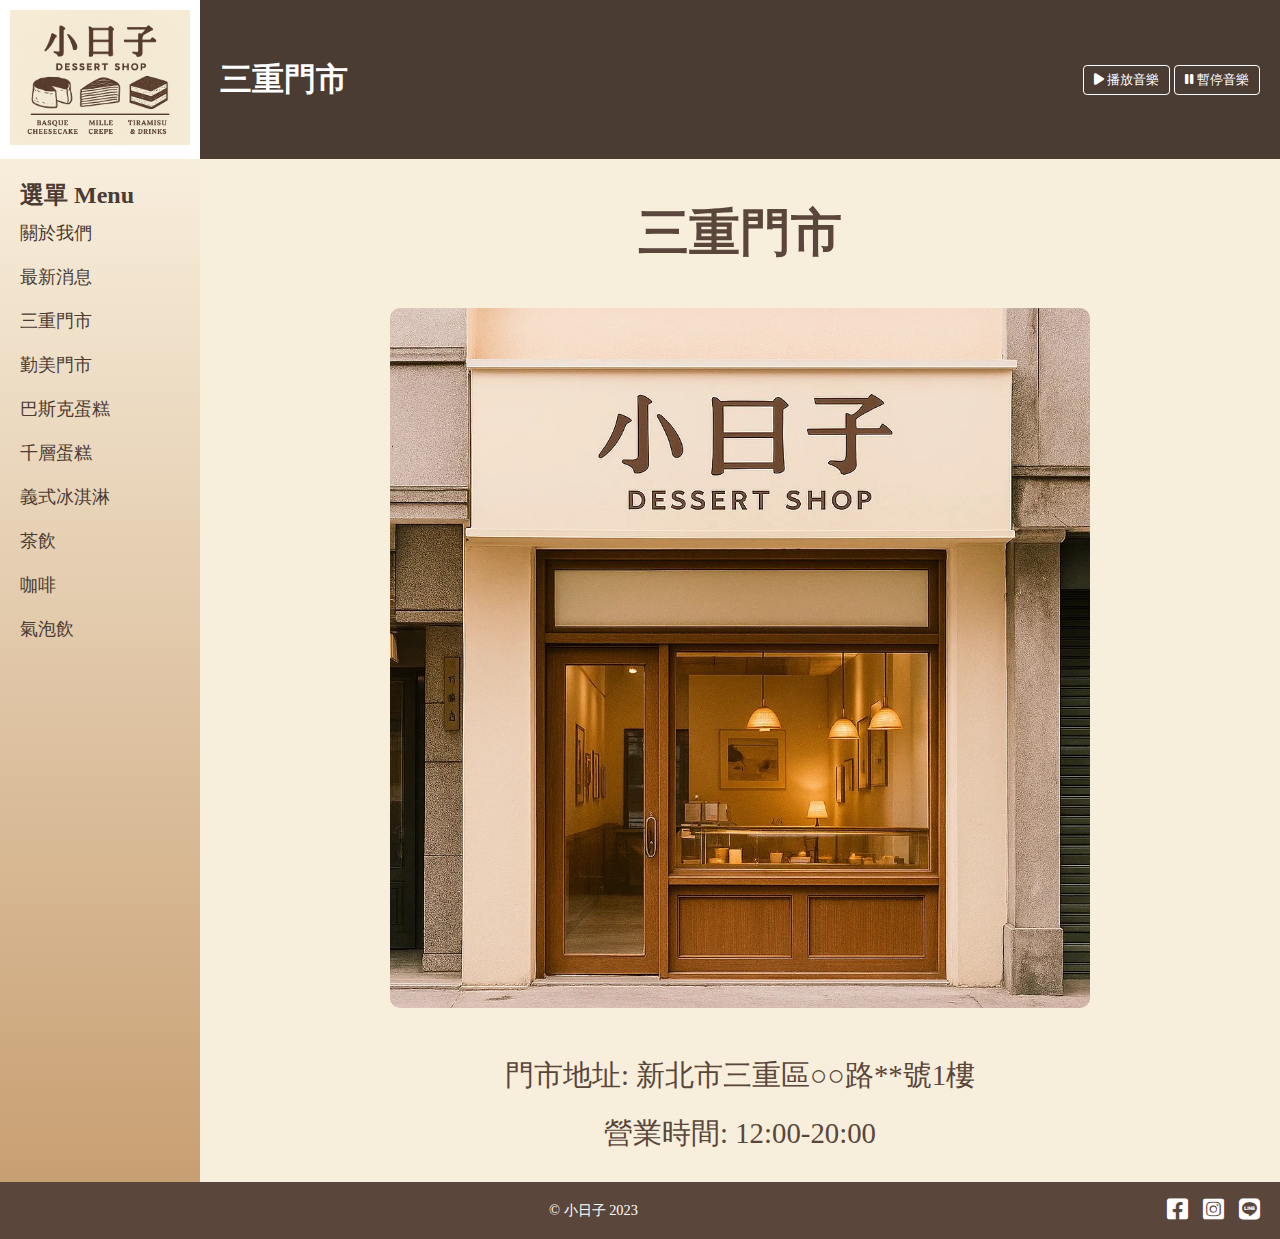
<file: Sanchongin.html>
<!DOCTYPE html>
<html lang="zh-Hant">
<head>
    <meta charset="UTF-8">
    <meta name="viewport" content="width=device-width, initial-scale=1.0">
    <title>三重門市 - 小日子</title>
    <link rel="stylesheet" href="style2.css">
    <link rel="stylesheet" href="https://cdnjs.cloudflare.com/ajax/libs/font-awesome/6.0.0-beta3/css/all.min.css">
</head>
<body>
    <div class="page-container" id="page-container">
        <div class="logo">
            <a href="index.html">
                <img src="media/Logo.jpg" alt="小日子 Logo">
            </a>
        </div>

        <header class="header">
            <h3 class="H3-text">三重門市</h3>
            <div class="header-tools">
                <div class="music-player">
                    <audio id="web-music" src="music/webmusic.mp3" loop></audio>
                    <button onclick="document.getElementById('web-music').play()">
                        <i class="fas fa-play"></i> 播放音樂
                    </button>
                    <button onclick="document.getElementById('web-music').pause()">
                        <i class="fas fa-pause"></i> 暫停音樂
                    </button>
                </div>
            </div>
        </header>

        <aside class="aside">
            <div class="aside-content">
                <h2 class="H2-text aside-menu-title" id="aside-menu-title">選單 Menu</h2>
                <nav class="aside-menu">
                    <ul>
                        <li><a href="begin.html">關於我們</a></li>
                        <li><a href="news.html">最新消息</a></li>
                        <li><a href="Sanchongin.html">三重門市</a></li>
                        <li><a href="Qinmei.html">勤美門市</a></li>
                        <li><a href="Basque.html">巴斯克蛋糕</a></li>
                        <li><a href="Mille Crepe.html">千層蛋糕</a></li>
                        <li><a href="Gelato.html">義式冰淇淋</a></li>
                        <li><a href="Tea.html">茶飲</a></li>
                        <li><a href="coffee.html">咖啡</a></li>
                        <li><a href="Sparkling.html">氣泡飲</a></li>
                    </ul>
                </nav>
            </div>
        </aside>

        <main class="main">
            <div class="store-container">
                <h5 class="H5-1-text">三重門市</h5>
                
                <img src="media/Sanchong.jpg" alt="三重門市照片">

                <p class="H5-2-text-info">
                    門市地址: 新北市三重區○○路**號1樓<br>
                    營業時間: 12:00-20:00
                </p>
            </div>
        </main>

        <footer class="footer">
            <div class="copyright">© 小日子 2023</div>
            <div class="social-links">
                <a href="https://www.facebook.com" target="_blank" title="Facebook">
                    <i class="fab fa-facebook-square"></i>
                </a>
                <a href="https://www.instagram.com" target="_blank" title="Instagram">
                    <i class="fab fa-instagram-square"></i>
                </a>
                <a href="https://line.me" target="_blank" title="Line">
                    <i class="fab fa-line"></i>
                </a>
            </div>
        </footer>
    </div>
<script>
    document.addEventListener('DOMContentLoaded', () => {
        // --- 1. Collapse/Expand Toggle (可收合內容的開關，如果您頁面有用到) ---
        const toggles = document.querySelectorAll('.collapse-toggle');

        toggles.forEach(toggle => {
            const content = toggle.nextElementSibling;
            
            toggle.addEventListener('click', () => {
                content.classList.toggle('collapsed');
            });
        });

        // --- 2. Aside Menu Toggle (側邊欄收合的關鍵程式碼) ---
        const asideTitle = document.getElementById('aside-menu-title');
        const pageContainer = document.getElementById('page-container');

        // 確保元素存在才執行監聽
        if (asideTitle && pageContainer) {
            asideTitle.style.cursor = 'pointer'; 
            
            asideTitle.addEventListener('click', () => {
                // 點擊時切換 aside-collapsed 類別
                pageContainer.classList.toggle('aside-collapsed');
            });
        }
    });
</script>
</body>
</html>
</file>
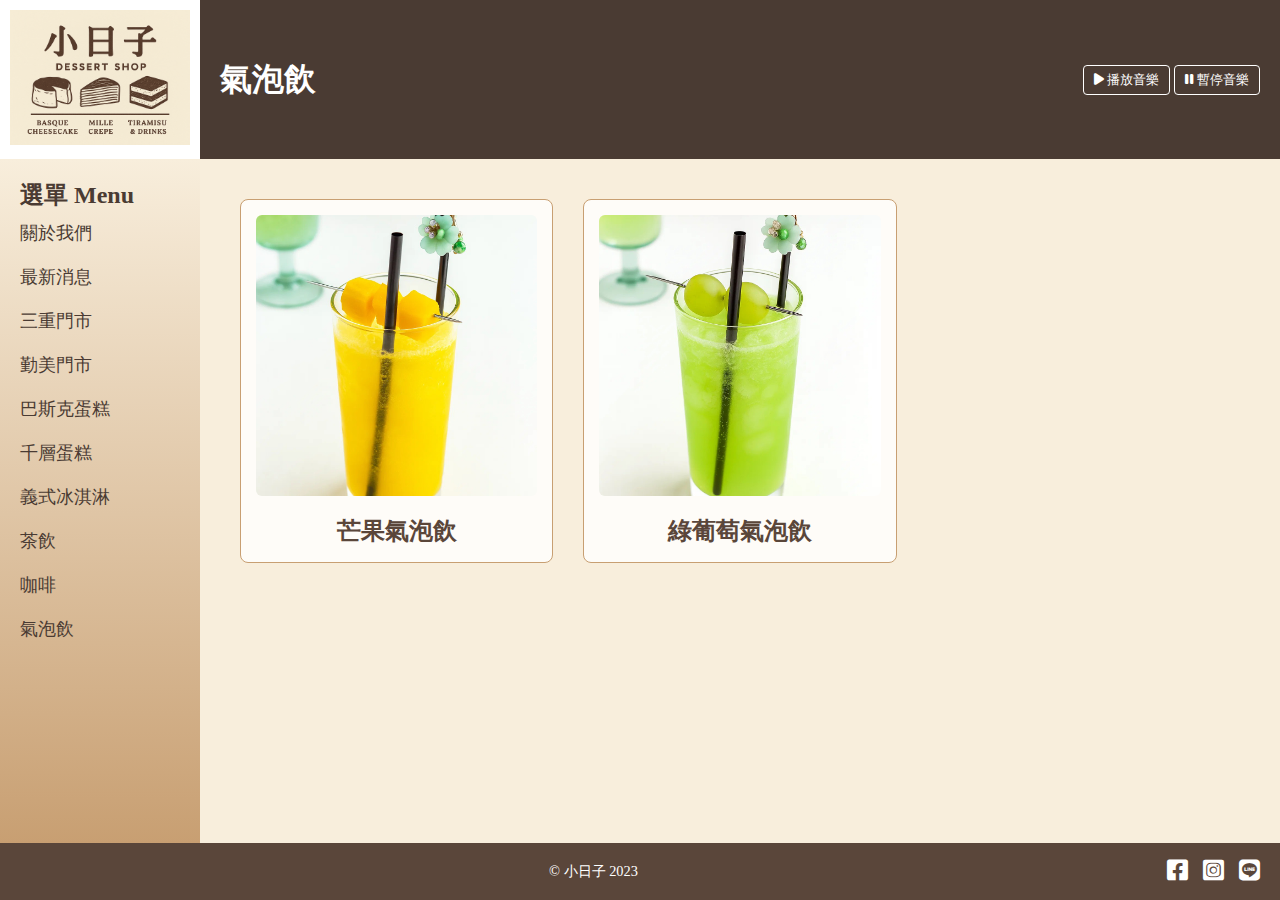
<file: Sparkling.html>
<!DOCTYPE html>
<html lang="zh-Hant">
<head>
    <meta charset="UTF-8">
    <meta name="viewport" content="width=device-width, initial-scale=1.0">
    <title>氣泡飲 - 小日子</title>
    <link rel="stylesheet" href="style2.css">
    <link rel="stylesheet" href="https://cdnjs.cloudflare.com/ajax/libs/font-awesome/6.0.0-beta3/css/all.min.css">
</head>
<body>
    <div class="page-container" id="page-container">
        <div class="logo">
            <a href="index.html">
                <img src="media/Logo.jpg" alt="小日子 Logo">
            </a>
        </div>

        <header class="header">
            <h3 class="H3-text">氣泡飲</h3>
            <div class="header-tools">
                <div class="music-player">
                    <audio id="web-music" src="music/webmusic.mp3" loop></audio>
                    <button onclick="document.getElementById('web-music').play()">
                        <i class="fas fa-play"></i> 播放音樂
                    </button>
                    <button onclick="document.getElementById('web-music').pause()">
                        <i class="fas fa-pause"></i> 暫停音樂
                    </button>
                </div>
            </div>
        </header>

        <aside class="aside">
            <div class="aside-content">
                <h2 class="H2-text aside-menu-title" id="aside-menu-title">選單 Menu</h2>
                <nav class="aside-menu">
                    <ul>
                        <li><a href="begin.html">關於我們</a></li>
                        <li><a href="news.html">最新消息</a></li>
                        <li><a href="Sanchongin.html">三重門市</a></li>
                        <li><a href="Qinmei.html">勤美門市</a></li>
                        <li><a href="Basque.html">巴斯克蛋糕</a></li>
                        <li><a href="Mille Crepe.html">千層蛋糕</a></li>
                        <li><a href="Gelato.html">義式冰淇淋</a></li>
                        <li><a href="Tea.html">茶飲</a></li>
                        <li><a href="coffee.html">咖啡</a></li>
                        <li><a href="Sparkling.html">氣泡飲</a></li>
                    </ul>
                </nav>
            </div>
        </aside>

        <main class="main">
            <div class="product-grid">
                
                <div class="product-item">
                    <img src="media/MangoSparkling.jpg" alt="芒果氣泡飲">
                    <h5 class="H5-1-text">芒果氣泡飲</h5>
                </div>

                <div class="product-item">
                    <img src="media/GrapeSparkling.jpg" alt="綠葡萄氣泡飲">
                    <h5 class="H5-1-text">綠葡萄氣泡飲</h5>
                </div>
                
                <div class="product-item" style="border: none; background: none; visibility: hidden;">
                    </div>
                
            </div>
        </main>

        <footer class="footer">
            <div class="copyright">© 小日子 2023</div>
            <div class="social-links">
                <a href="https://www.facebook.com" target="_blank" title="Facebook">
                    <i class="fab fa-facebook-square"></i>
                </a>
                <a href="https://www.instagram.com" target="_blank" title="Instagram">
                    <i class="fab fa-instagram-square"></i>
                </a>
                <a href="https://line.me" target="_blank" title="Line">
                    <i class="fab fa-line"></i>
                </a>
            </div>
        </footer>
    </div>
<script>
    document.addEventListener('DOMContentLoaded', () => {
        // --- 1. Collapse/Expand Toggle (for Main Content) ---
        const toggles = document.querySelectorAll('.collapse-toggle');

        toggles.forEach(toggle => {
            const content = toggle.nextElementSibling;
            
            toggle.addEventListener('click', () => {
                content.classList.toggle('collapsed');
            });
        });

        // --- 2. Aside Menu Toggle (Aside 選單收合功能) ---
        const asideTitle = document.getElementById('aside-menu-title');
        const pageContainer = document.getElementById('page-container');

        if (asideTitle && pageContainer) {
            asideTitle.style.cursor = 'pointer'; 
            
            asideTitle.addEventListener('click', () => {
                pageContainer.classList.toggle('aside-collapsed');
            });
        }
    });
</script>
</body>
</html>
</file>
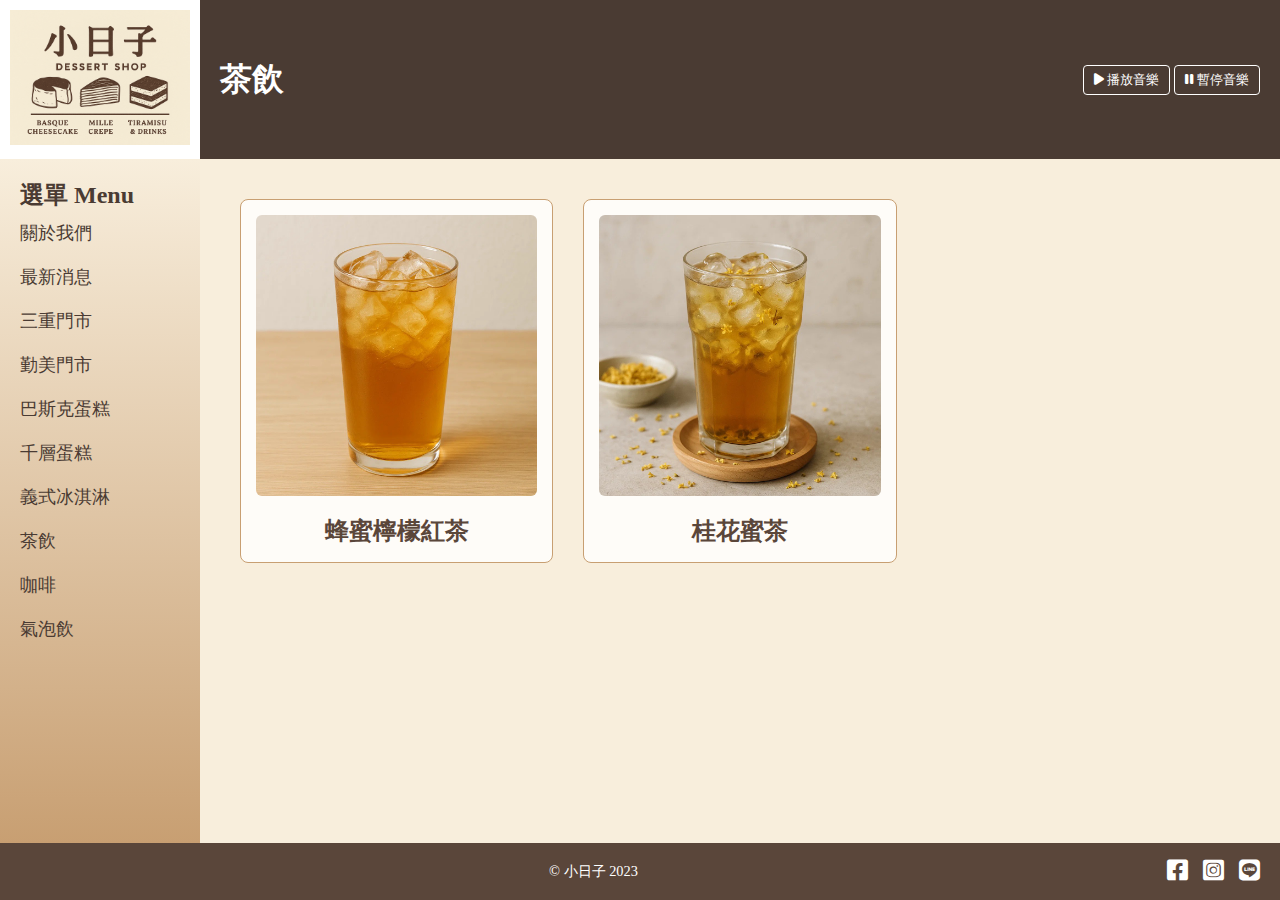
<file: Tea.html>
<!DOCTYPE html>
<html lang="zh-Hant">
<head>
    <meta charset="UTF-8">
    <meta name="viewport" content="width=device-width, initial-scale=1.0">
    <title>茶飲 - 小日子</title>
    <link rel="stylesheet" href="style2.css">
    <link rel="stylesheet" href="https://cdnjs.cloudflare.com/ajax/libs/font-awesome/6.0.0-beta3/css/all.min.css">
</head>
<body>
    <div class="page-container" id="page-container">
        <div class="logo">
            <a href="index.html">
                <img src="media/Logo.jpg" alt="小日子 Logo">
            </a>
        </div>

        <header class="header">
            <h3 class="H3-text">茶飲</h3>
            <div class="header-tools">
                <div class="music-player">
                    <audio id="web-music" src="music/webmusic.mp3" loop></audio>
                    <button onclick="document.getElementById('web-music').play()">
                        <i class="fas fa-play"></i> 播放音樂
                    </button>
                    <button onclick="document.getElementById('web-music').pause()">
                        <i class="fas fa-pause"></i> 暫停音樂
                    </button>
                </div>
            </div>
        </header>

        <aside class="aside">
            <div class="aside-content">
                <h2 class="H2-text aside-menu-title" id="aside-menu-title">選單 Menu</h2>
                <nav class="aside-menu">
                    <ul>
                        <li><a href="begin.html">關於我們</a></li>
                        <li><a href="news.html">最新消息</a></li>
                        <li><a href="Sanchongin.html">三重門市</a></li>
                        <li><a href="Qinmei.html">勤美門市</a></li>
                        <li><a href="Basque.html">巴斯克蛋糕</a></li>
                        <li><a href="Mille Crepe.html">千層蛋糕</a></li>
                        <li><a href="Gelato.html">義式冰淇淋</a></li>
                        <li><a href="Tea.html">茶飲</a></li>
                        <li><a href="coffee.html">咖啡</a></li>
                        <li><a href="Sparkling.html">氣泡飲</a></li>
                    </ul>
                </nav>
            </div>
        </aside>

        <main class="main">
            <div class="product-grid">
                
                <div class="product-item">
                    <img src="media/HoneyLemonBlackTea.jpg" alt="蜂蜜檸檬紅茶">
                    <h5 class="H5-1-text">蜂蜜檸檬紅茶</h5>
                </div>

                <div class="product-item">
                    <img src="media/Osmanthus Honey Tea.jpg" alt="桂花蜜茶">
                    <h5 class="H5-1-text">桂花蜜茶</h5>
                </div>
                
                <div class="product-item" style="border: none; background: none; visibility: hidden;">
                    </div>

            </div>
        </main>

        <footer class="footer">
            <div class="copyright">© 小日子 2023</div>
            <div class="social-links">
                <a href="https://www.facebook.com" target="_blank" title="Facebook">
                    <i class="fab fa-facebook-square"></i>
                </a>
                <a href="https://www.instagram.com" target="_blank" title="Instagram">
                    <i class="fab fa-instagram-square"></i>
                </a>
                <a href="https://line.me" target="_blank" title="Line">
                    <i class="fab fa-line"></i>
                </a>
            </div>
        </footer>
    </div>
<script>
    document.addEventListener('DOMContentLoaded', () => {
        // --- 1. Collapse/Expand Toggle (for Main Content) ---
        const toggles = document.querySelectorAll('.collapse-toggle');

        toggles.forEach(toggle => {
            const content = toggle.nextElementSibling;
            
            toggle.addEventListener('click', () => {
                content.classList.toggle('collapsed');
            });
        });

        // --- 2. Aside Menu Toggle (Aside 選單收合功能) ---
        const asideTitle = document.getElementById('aside-menu-title');
        const pageContainer = document.getElementById('page-container');

        if (asideTitle && pageContainer) {
            asideTitle.style.cursor = 'pointer'; 
            
            asideTitle.addEventListener('click', () => {
                pageContainer.classList.toggle('aside-collapsed');
            });
        }
    });
</script>
</body>
</html>
</file>
<file: style2.css>
/* 基本重設 */
* {
    margin: 0;
    padding: 0;
    box-sizing: border-box;
}

/* --- 頂部 CSS 強制修正：確保 Aside 收合佈局生效 --- */

.page-container {
    /* 確保初始佈局和動畫定義正確 */
    grid-template-columns: 200px 1fr;
    transition: grid-template-columns 0.3s ease !important; 
}

/* 核心修正: 當 aside-collapsed 類別被加入時，縮小 aside 欄位 */
.page-container.aside-collapsed {
    grid-template-columns: 50px 1fr !important;
}

/* 確保收合後 aside 內容被隱藏 */
.page-container.aside-collapsed .aside-content {
    display: none !important;
}

/* 確保收合後 Logo 圖片隱藏 */
.page-container.aside-collapsed .logo img {
    opacity: 0 !important;
    transition: opacity 0.3s ease !important;
}

/* --- 頂部 CSS 強制修正結束 --- */

/* --- 字體樣式定義 --- */

/* aside 區塊標題文字 */
.H2-text {
    color: #4A3B33;
}

/* header 區塊選單標題 */
.H3-text {
    color: #FFFFFF;
    font-size: 2.0rem; /* 修正：將標題文字調整為 2.0rem */
}

/* 首頁 main 區塊連結文字 (原始 2.4rem) */
.H5-1-text {
    font-size: 2.4rem; /* 文字大小 2.4rem */
    color: #5A463A; /* 字體顏色 #5A463A */
    text-decoration: none;
}

/* 關於我們/內頁創立宣言文字 (修正為略大於內文，例如 1.5rem) */
.H5-1-text.intro {
    font-size: 1.5rem; /* 調整為略大於內文 (1.1rem) 的大小 */
    margin-bottom: 30px;
}

/* 粗體標題文字 (可收合/點擊展開的文字) */
.H5-2-text {
    font-size: 3.2rem; 
    color: #5A463A; 
    font-weight: bold;
    cursor: pointer; /* 提示可點擊 */
    padding: 15px 0;
    margin-top: 20px;
    border-bottom: 2px solid #C89F72;
}

/* 內頁小標題 (如招募職缺、我們希望你 - 統一為 1.8rem) */
.news-inner-heading {
    font-size: 1.8rem;
    color: #5A463A;
    font-weight: bold;
    margin-top: 15px;
    margin-bottom: 5px;
}

/* 門市資訊文字 (H5-2 樣式，但不需要粗體和點擊效果，專用於門市介紹資訊) */
.H5-2-text-info {
    font-size: 1.8rem;
    color: #5A463A;
    line-height: 2;
    font-weight: normal;
    margin-top: 15px;
}

/* --- 網頁主要結構樣式 (使用 Grid 佈局) --- */

.page-container {
    display: grid;
    grid-template-areas:
        "logo header"
        "aside main"
        "footer footer";
    grid-template-columns: 200px 1fr;
    grid-template-rows: auto 1fr auto; 
    min-height: 100vh;
}

/* 1. Logo 區塊 */
.logo {
    grid-area: logo;
    display: flex;
    align-items: center;
    justify-content: center;
    padding: 10px;
}
.logo img {
    max-width: 100%;
    height: auto;
}

/* 2. Header 區塊 */
.header {
    grid-area: header;
    background-color: #4A3B33;
    display: flex;
    justify-content: space-between;
    align-items: center;
    padding: 10px 20px;
    color: #FFFFFF;
}
.header-tools {
    display: flex;
    gap: 15px;
    align-items: center;
}
/* 音樂播放器樣式 */
.music-player button {
    cursor: pointer;
    background: none;
    border: 1px solid #FFFFFF; 
    color: #FFFFFF;
    padding: 5px 10px;
    border-radius: 4px;
}

/* 3. Aside 區塊 (選單) */
.aside {
    grid-area: aside;
    background: linear-gradient(to bottom, #F8EEDC, #C89F72);
    padding: 20px;
    overflow-y: auto; 
}
.aside-menu ul {
    list-style: none;
}
.aside-menu ul li a {
    display: block;
    padding: 10px 0;
    text-decoration: none;
    color: #4A3B33; 
    font-size: 1.1rem;
}
.aside-menu ul li a:hover {
    color: #5A463A;
    font-weight: bold;
}

/* 4. Main 區塊 */
.main {
    grid-area: main;
    padding: 20px;
    background-color: #F8EEDC; /* 底色為 #F8EEDC */
    overflow-y: auto;
}

/* 首頁 main 組合樣式 */
.main-index {
    background-color: #F8EEDC; 
}

/* 關於我們/最新消息內容區塊 */
.about-content {
    max-width: 800px;
    margin: 0 auto;
    padding-bottom: 50px;
    text-align: left; /* 讓文字內容更易讀 */
}

/* 內頁文字段落樣式 */
.about-content p {
    font-size: 1.1rem;
    color: #5A463A;
    line-height: 1.8;
    margin-bottom: 20px;
}

/* 內頁列表樣式 */
.about-content ul {
    list-style-type: disc;
    list-style-position: inside;
    margin-left: 20px;
    margin-bottom: 20px;
}
.about-content ul li {
    font-size: 1.1rem; /* 確保列表文字大小統一 */
    color: #5A463A;
    line-height: 1.6;
}

/* 可收合內容區塊 (實作收合動畫的關鍵 CSS) */
.collapsible-content {
    border-left: 5px solid #C89F72;
    padding-left: 20px;
    
    max-height: 2000px; 
    overflow: hidden;
    transition: max-height 0.5s ease-in-out, padding 0.5s ease-in-out;
}

.collapsible-content.collapsed {
    max-height: 0; 
    padding-top: 0;
    padding-bottom: 0;
}

/* 門市資訊頁面樣式 */
.store-container {
    max-width: 700px;
    margin: 0 auto;
    padding-top: 20px;
    text-align: center;
}
.store-container .H5-1-text {
    /* 門市名稱 */
    font-size: 3.2rem;
    margin-bottom: 20px;
    font-weight: bold;
}
.store-container img {
    max-width: 100%;
    height: auto;
    border-radius: 10px; 
    margin: 20px 0;
}

/* 產品頁面佈局 (Basque.html, etc.) */
.product-grid {
    display: grid;
    grid-template-columns: repeat(auto-fit, minmax(200px, 1fr));
    gap: 30px;
    padding: 20px;
}
.product-item {
    text-align: center;
    padding: 15px;
    border: 1px solid #C89F72;
    border-radius: 8px;
    background-color: rgba(255, 255, 255, 0.8);
}
.product-item img {
    width: 100%;
    height: auto; 
    object-fit: contain; /* 關鍵改變：圖片完整顯示，不會被裁切 */
    border-radius: 6px;
    margin-bottom: 10px;
}
/* 產品名稱使用 H5-1-text 樣式 */
.product-item .H5-1-text {
    font-size: 1.5rem;
    font-weight: bold;
    margin-top: 5px;
}

/* section 區塊 - 首頁 grid 佈局 */
.index-grid {
    display: grid;
    grid-template-columns: repeat(auto-fit, minmax(250px, 1fr)); 
    gap: 30px;
    position: relative; 
    z-index: 1; 
}

.index-item a {
    display: flex;
    flex-direction: column;
    align-items: center;
    text-align: center;
    padding: 20px;
    border: 1px solid #C89F72;
    border-radius: 8px;
    background-color: rgba(255, 255, 255, 0.7); 
    text-decoration: none;
}
.index-item a i {
    font-size: 3rem;
    color: #5A463A;
    margin-bottom: 10px;
}
.index-item a .H5-1-text {
    color: #5A463A;
}


/* 5. Footer 區塊 */
.footer {
    grid-area: footer;
    background-color: #5A463A; /* 底色為 #5A463A */
    color: #ffffff;
    display: flex;
    justify-content: space-between;
    align-items: center;
    padding: 15px 20px;
    font-size: 0.9rem;
}
.copyright {
    flex-grow: 1;
    text-align: center;
}
.social-links {
    display: flex;
    gap: 15px;
}
.social-links a {
    color: #ffffff;
    font-size: 1.5rem;
    text-decoration: none;
}
.social-links a:hover {
    color: #F8EEDC;
}
</file>
